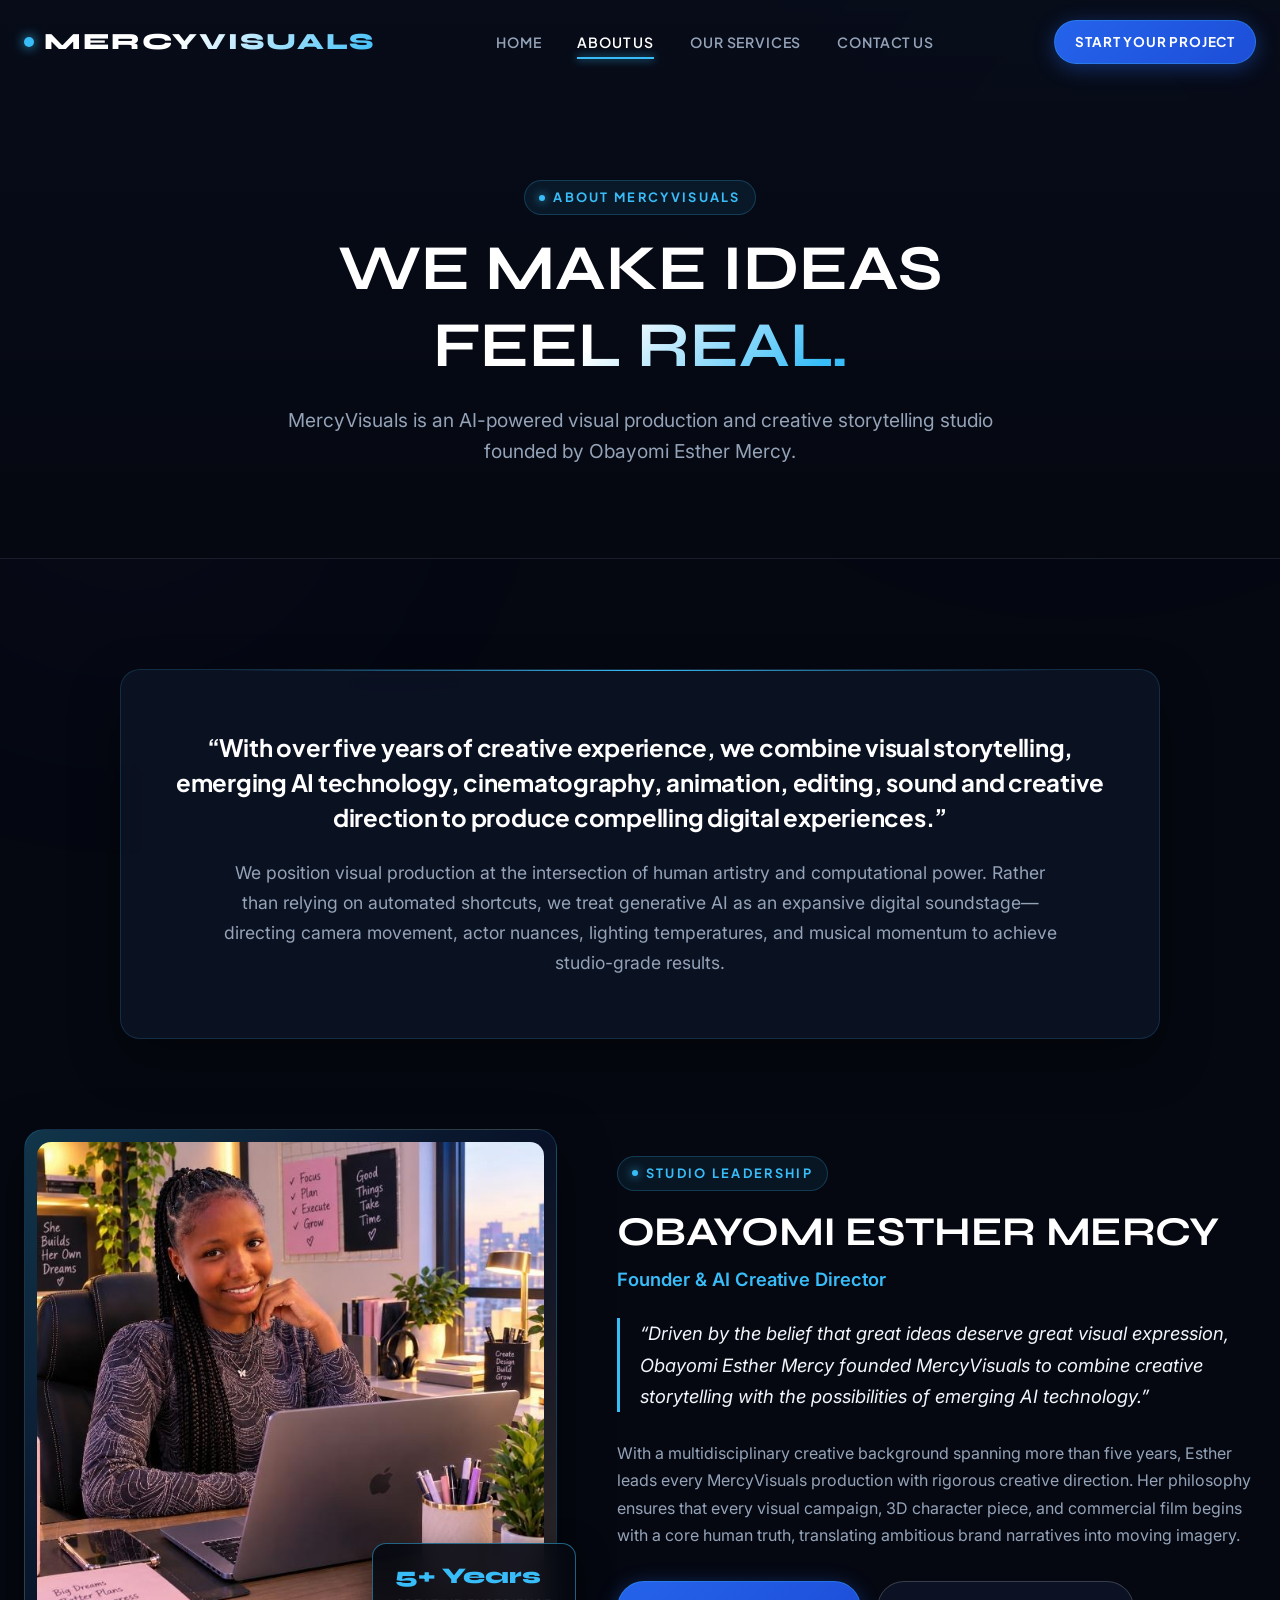
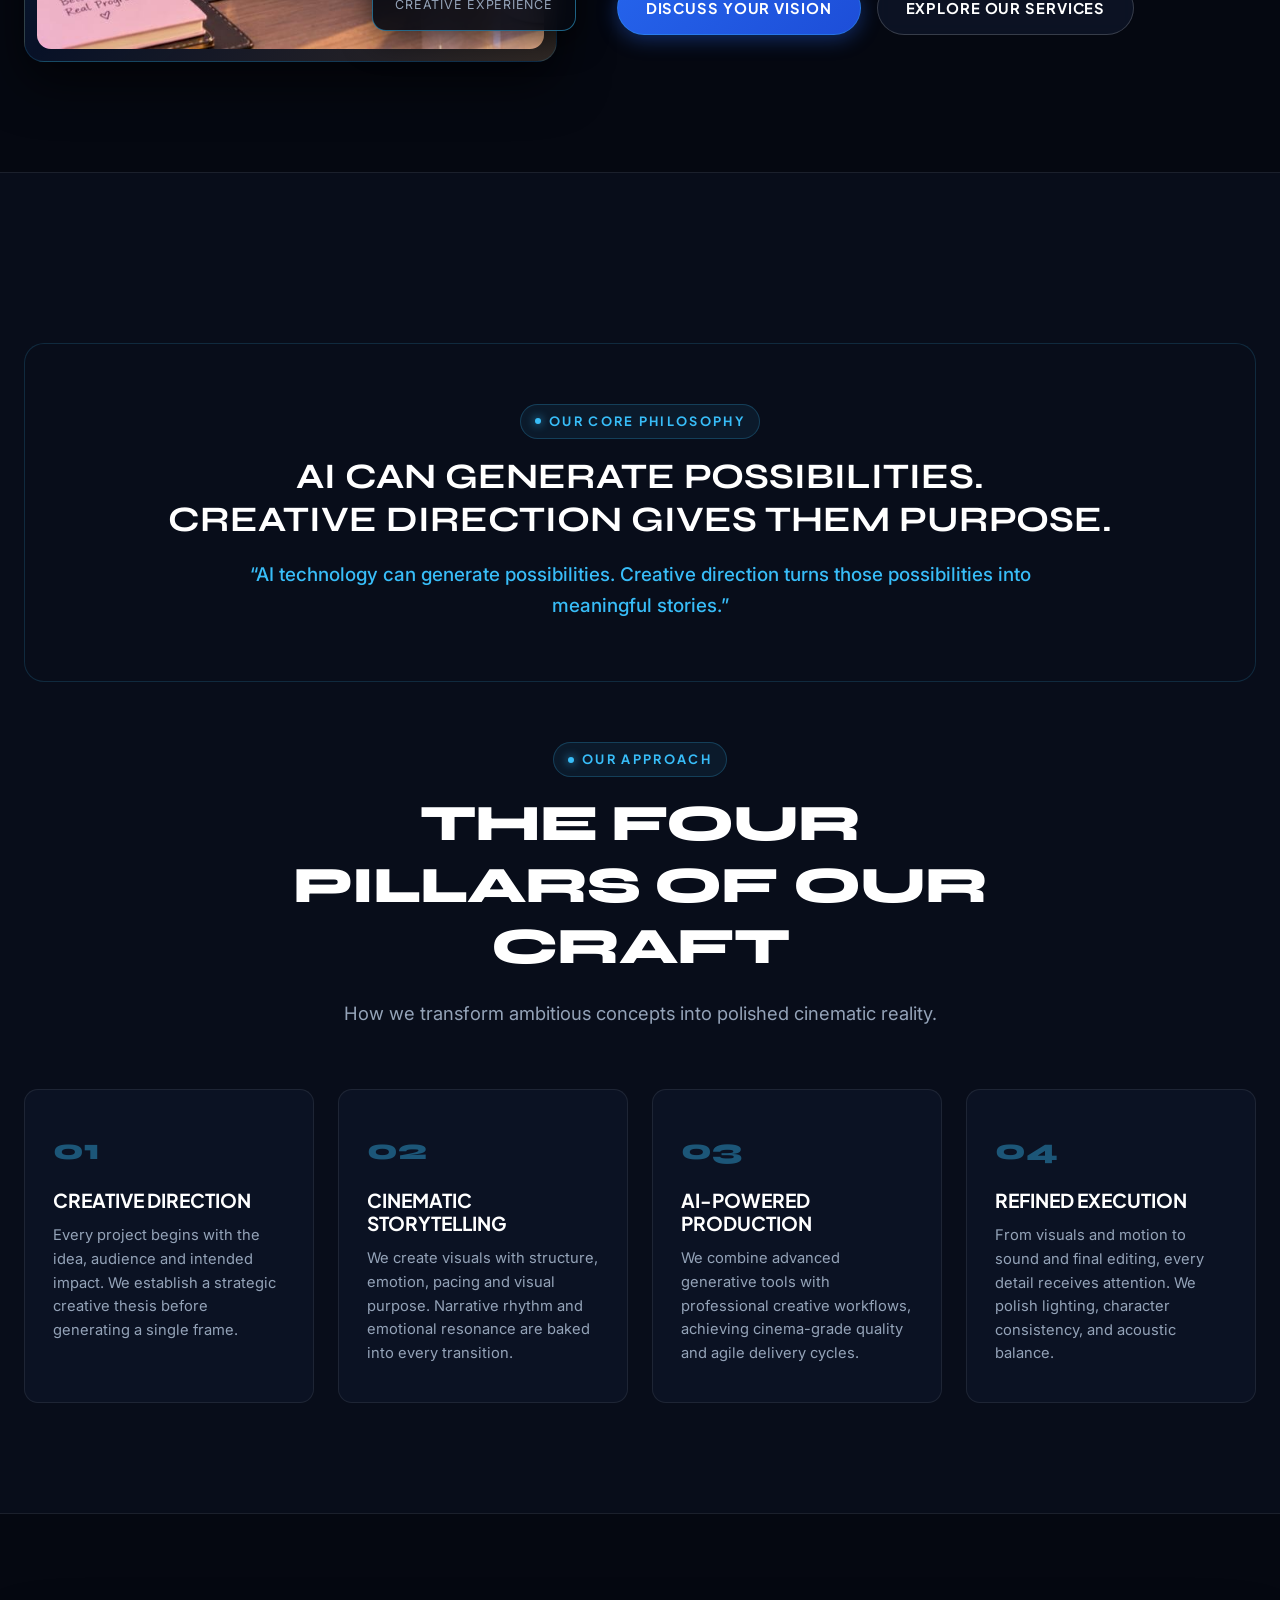
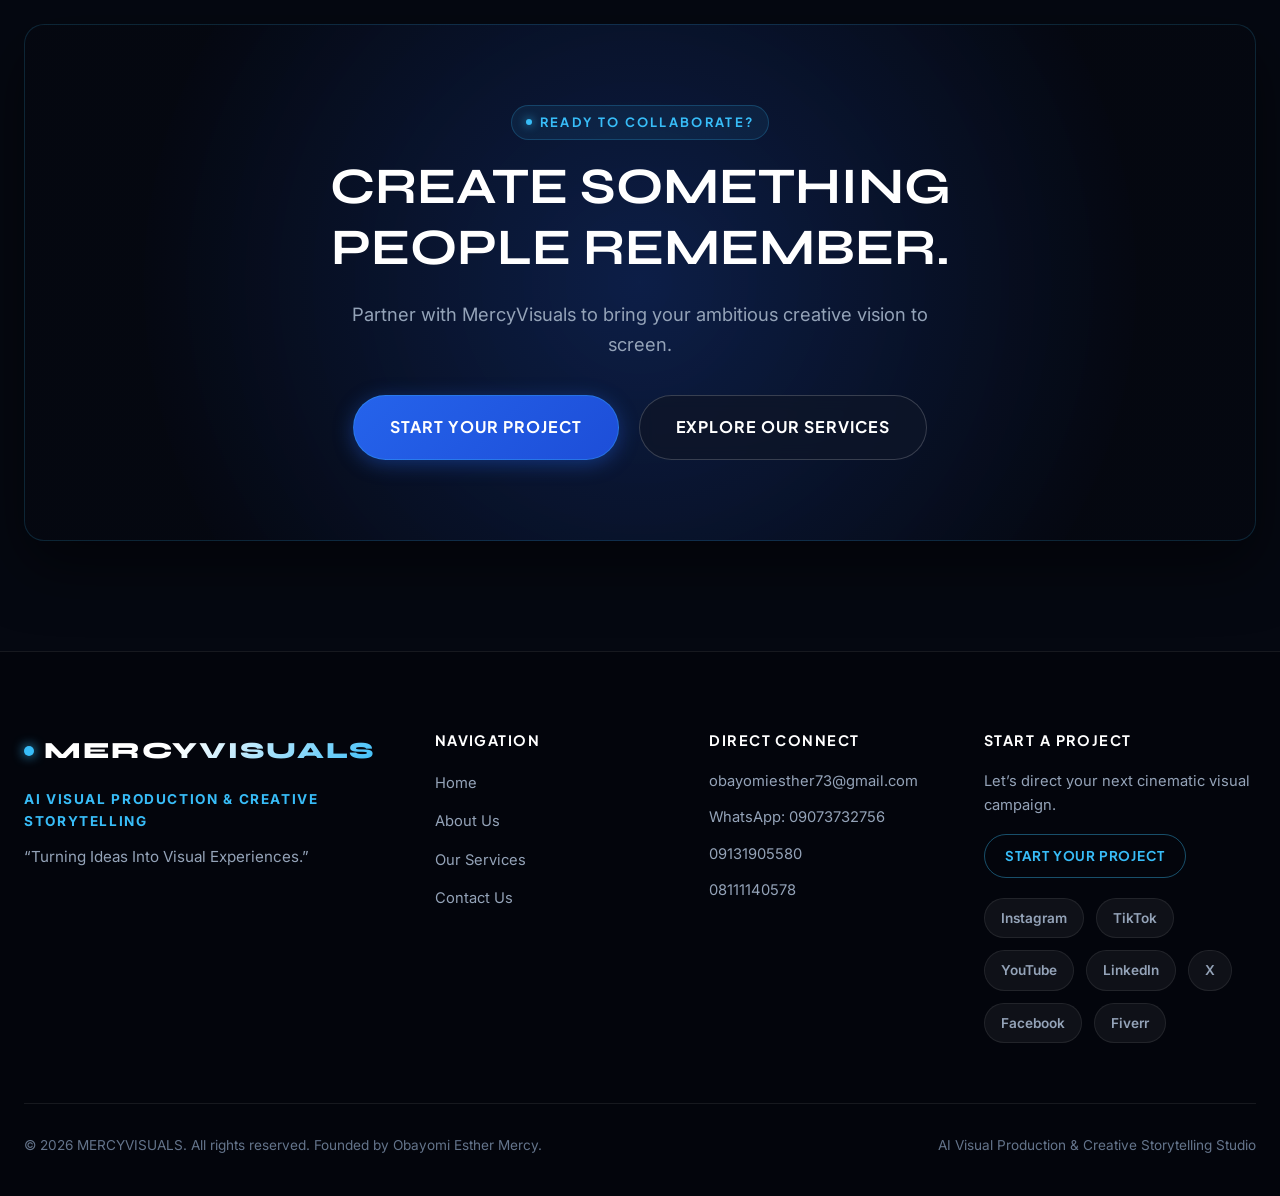
<file: about.html>
<!DOCTYPE html>
<html lang="en">
<head>
  <meta charset="UTF-8">
  <meta name="viewport" content="width=device-width, initial-scale=1.0">
  <title>About Us | MERCYVISUALS - AI Visual Production Studio</title>
  <meta name="description" content="Discover the story and philosophy behind MercyVisuals, founded by Obayomi Esther Mercy. 5+ years of creative storytelling combined with emerging AI technology.">
  
  <link rel="stylesheet" href="css/style.css">
</head>
<body>
  <div class="ambient-glow ambient-glow-1"></div>
  <div class="ambient-glow ambient-glow-2"></div>

  <!-- Sticky Header Navigation -->
  <header class="site-header" id="mainHeader">
    <div class="container nav-container">
      <a href="index.html" class="brand-logo" id="brandLogoLink">
        <div class="brand-mark"></div>
        <span>MERCYVISUALS</span>
      </a>

      <nav>
        <ul class="nav-menu" id="desktopNav">
          <li><a href="index.html" class="nav-link" id="navHome">HOME</a></li>
          <li><a href="about.html" class="nav-link active" id="navAbout">ABOUT US</a></li>
          <li><a href="services.html" class="nav-link" id="navServices">OUR SERVICES</a></li>
          <li><a href="contact.html" class="nav-link" id="navContact">CONTACT US</a></li>
        </ul>
      </nav>

      <div class="nav-cta">
        <a href="contact.html" class="btn btn-primary btn-sm" id="headerCtaBtn">START YOUR PROJECT</a>
      </div>

      <button class="mobile-toggle" id="mobileMenuBtn" aria-label="Toggle Navigation Menu">
        <span></span>
        <span></span>
        <span></span>
      </button>
    </div>
  </header>

  <!-- Mobile Menu Drawer -->
  <div class="mobile-drawer" id="mobileMenuDrawer">
    <ul class="mobile-menu">
      <li><a href="index.html" class="nav-link">HOME</a></li>
      <li><a href="about.html" class="nav-link active">ABOUT US</a></li>
      <li><a href="services.html" class="nav-link">OUR SERVICES</a></li>
      <li><a href="contact.html" class="nav-link">CONTACT US</a></li>
    </ul>
    <a href="contact.html" class="btn btn-primary btn-lg">START YOUR PROJECT</a>
  </div>

  <main>
    <!-- Page Hero Header -->
    <section class="page-hero">
      <div class="container">
        <div class="eyebrow">ABOUT MERCYVISUALS</div>
        <h1 class="page-hero-title">WE MAKE IDEAS<br><span style="background: linear-gradient(135deg, #ffffff 40%, var(--cyan-accent) 90%); -webkit-background-clip: text; -webkit-text-fill-color: transparent;">FEEL REAL.</span></h1>
        <p class="page-hero-subtitle">
          MercyVisuals is an AI-powered visual production and creative storytelling studio founded by Obayomi Esther Mercy.
        </p>
      </div>
    </section>

    <!-- Company Story & Overview -->
    <section class="section">
      <div class="container">
        <div class="positioning-card" style="margin-bottom: 90px;">
          <blockquote class="positioning-quote" style="font-size: 1.5rem;">
            “With over five years of creative experience, we combine visual storytelling, emerging AI technology, cinematography, animation, editing, sound and creative direction to produce compelling digital experiences.”
          </blockquote>
          <p class="positioning-supporting">
            We position visual production at the intersection of human artistry and computational power. Rather than relying on automated shortcuts, we treat generative AI as an expansive digital soundstage—directing camera movement, actor nuances, lighting temperatures, and musical momentum to achieve studio-grade results.
          </p>
        </div>

        <!-- ==========================================================================
             FOUNDER SECTION — REAL UPLOADED PORTRAIT OF OBAYOMI ESTHER MERCY
             ========================================================================== -->
        <div class="founder-showcase">
          <div class="founder-image-wrapper">
            <img src="WEBSITE/founder-mercy.jpeg" alt="Obayomi Esther Mercy - Founder & AI Creative Director" class="founder-img">
            <div class="founder-badge">
              <div class="founder-badge-stat">5+ Years</div>
              <div class="founder-badge-label">Creative Experience</div>
            </div>
          </div>

          <div class="founder-info">
            <div class="eyebrow" style="align-self: flex-start;">STUDIO LEADERSHIP</div>
            <h2 class="founder-name">OBAYOMI ESTHER MERCY</h2>
            <div class="founder-role">
              <span>Founder & AI Creative Director</span>
            </div>

            <p class="founder-quote">
              “Driven by the belief that great ideas deserve great visual expression, Obayomi Esther Mercy founded MercyVisuals to combine creative storytelling with the possibilities of emerging AI technology.”
            </p>

            <p class="founder-bio">
              With a multidisciplinary creative background spanning more than five years, Esther leads every MercyVisuals production with rigorous creative direction. Her philosophy ensures that every visual campaign, 3D character piece, and commercial film begins with a core human truth, translating ambitious brand narratives into moving imagery.
            </p>

            <div style="display: flex; gap: 16px; flex-wrap: wrap;">
              <a href="contact.html" class="btn btn-primary">DISCUSS YOUR VISION</a>
              <a href="services.html" class="btn btn-secondary">EXPLORE OUR SERVICES</a>
            </div>
          </div>
        </div>
      </div>
    </section>

    <!-- ==========================================================================
         OUR PHILOSOPHY
         ========================================================================== -->
    <section class="section section-darker">
      <div class="container">
        <div class="philosophy-banner">
          <div class="eyebrow">OUR CORE PHILOSOPHY</div>
          <h2 class="philosophy-heading">AI CAN GENERATE POSSIBILITIES.<br>CREATIVE DIRECTION GIVES THEM PURPOSE.</h2>
          <p class="philosophy-text">
            “AI technology can generate possibilities. Creative direction turns those possibilities into meaningful stories.”
          </p>
        </div>

        <!-- ==========================================================================
             OUR APPROACH — 4 PRINCIPLES
             ========================================================================== -->
        <div class="section-header" style="margin-top: 60px;">
          <div class="eyebrow">OUR APPROACH</div>
          <h2 class="section-title">THE FOUR PILLARS OF OUR CRAFT</h2>
          <p class="section-subtitle">How we transform ambitious concepts into polished cinematic reality.</p>
        </div>

        <div class="pillars-grid">
          <div class="pillar-card">
            <div class="pillar-number">01</div>
            <h3 class="pillar-title">CREATIVE DIRECTION</h3>
            <p class="pillar-desc">Every project begins with the idea, audience and intended impact. We establish a strategic creative thesis before generating a single frame.</p>
          </div>

          <div class="pillar-card">
            <div class="pillar-number">02</div>
            <h3 class="pillar-title">CINEMATIC STORYTELLING</h3>
            <p class="pillar-desc">We create visuals with structure, emotion, pacing and visual purpose. Narrative rhythm and emotional resonance are baked into every transition.</p>
          </div>

          <div class="pillar-card">
            <div class="pillar-number">03</div>
            <h3 class="pillar-title">AI-POWERED PRODUCTION</h3>
            <p class="pillar-desc">We combine advanced generative tools with professional creative workflows, achieving cinema-grade quality and agile delivery cycles.</p>
          </div>

          <div class="pillar-card">
            <div class="pillar-number">04</div>
            <h3 class="pillar-title">REFINED EXECUTION</h3>
            <p class="pillar-desc">From visuals and motion to sound and final editing, every detail receives attention. We polish lighting, character consistency, and acoustic balance.</p>
          </div>
        </div>
      </div>
    </section>

    <!-- Conversion CTA Banner -->
    <section class="section">
      <div class="container">
        <div class="cta-banner">
          <div class="eyebrow">READY TO COLLABORATE?</div>
          <h2 class="cta-banner-title">CREATE SOMETHING<br>PEOPLE REMEMBER.</h2>
          <p class="cta-banner-desc">
            Partner with MercyVisuals to bring your ambitious creative vision to screen.
          </p>
          <div class="cta-actions">
            <a href="contact.html" class="btn btn-primary btn-lg">START YOUR PROJECT</a>
            <a href="services.html" class="btn btn-secondary btn-lg">EXPLORE OUR SERVICES</a>
          </div>
        </div>
      </div>
    </section>
  </main>

  <!-- Global Footer -->
  <footer class="site-footer">
    <div class="container">
      <div class="footer-top">
        <div class="footer-brand">
          <a href="index.html" class="brand-logo">
            <div class="brand-mark"></div>
            <span>MERCYVISUALS</span>
          </a>
          <p class="footer-tagline">AI Visual Production & Creative Storytelling</p>
          <p class="footer-quote">“Turning Ideas Into Visual Experiences.”</p>
        </div>

        <div class="footer-col">
          <h4 class="footer-heading">Navigation</h4>
          <ul class="footer-nav">
            <li><a href="index.html">Home</a></li>
            <li><a href="about.html">About Us</a></li>
            <li><a href="services.html">Our Services</a></li>
            <li><a href="contact.html">Contact Us</a></li>
          </ul>
        </div>

        <div class="footer-col">
          <h4 class="footer-heading">Direct Connect</h4>
          <ul class="footer-contact-list">
            <li><a href="mailto:obayomiesther73@gmail.com">obayomiesther73@gmail.com</a></li>
            <li><a href="https://wa.me/2349073732756" target="_blank" rel="noopener">WhatsApp: 09073732756</a></li>
            <li><a href="tel:09131905580">09131905580</a></li>
            <li><a href="tel:08111140578">08111140578</a></li>
          </ul>
        </div>

        <div class="footer-col">
          <h4 class="footer-heading">Start a Project</h4>
          <p style="font-size: 0.92rem; color: var(--text-muted); margin-bottom: 16px;">
            Let’s direct your next cinematic visual campaign.
          </p>
          <a href="contact.html" class="btn btn-outline-cyan btn-sm">START YOUR PROJECT</a>
          
          <div class="social-platforms" style="margin-top: 20px;">
            <a href="#" class="social-pill" title="Instagram (Official profile coming soon)">Instagram</a>
            <a href="#" class="social-pill" title="TikTok (Official profile coming soon)">TikTok</a>
            <a href="#" class="social-pill" title="YouTube (Official profile coming soon)">YouTube</a>
            <a href="#" class="social-pill" title="LinkedIn (Official profile coming soon)">LinkedIn</a>
            <a href="#" class="social-pill" title="X (Official profile coming soon)">X</a>
            <a href="#" class="social-pill" title="Facebook (Official profile coming soon)">Facebook</a>
            <a href="#" class="social-pill" title="Fiverr (Official profile coming soon)">Fiverr</a>
          </div>
        </div>
      </div>

      <div class="footer-bottom">
        <div>© 2026 MERCYVISUALS. All rights reserved. Founded by Obayomi Esther Mercy.</div>
        <div>AI Visual Production & Creative Storytelling Studio</div>
      </div>
    </div>
  </footer>

  <script src="js/main.js"></script>
</body>
</html>
</file>
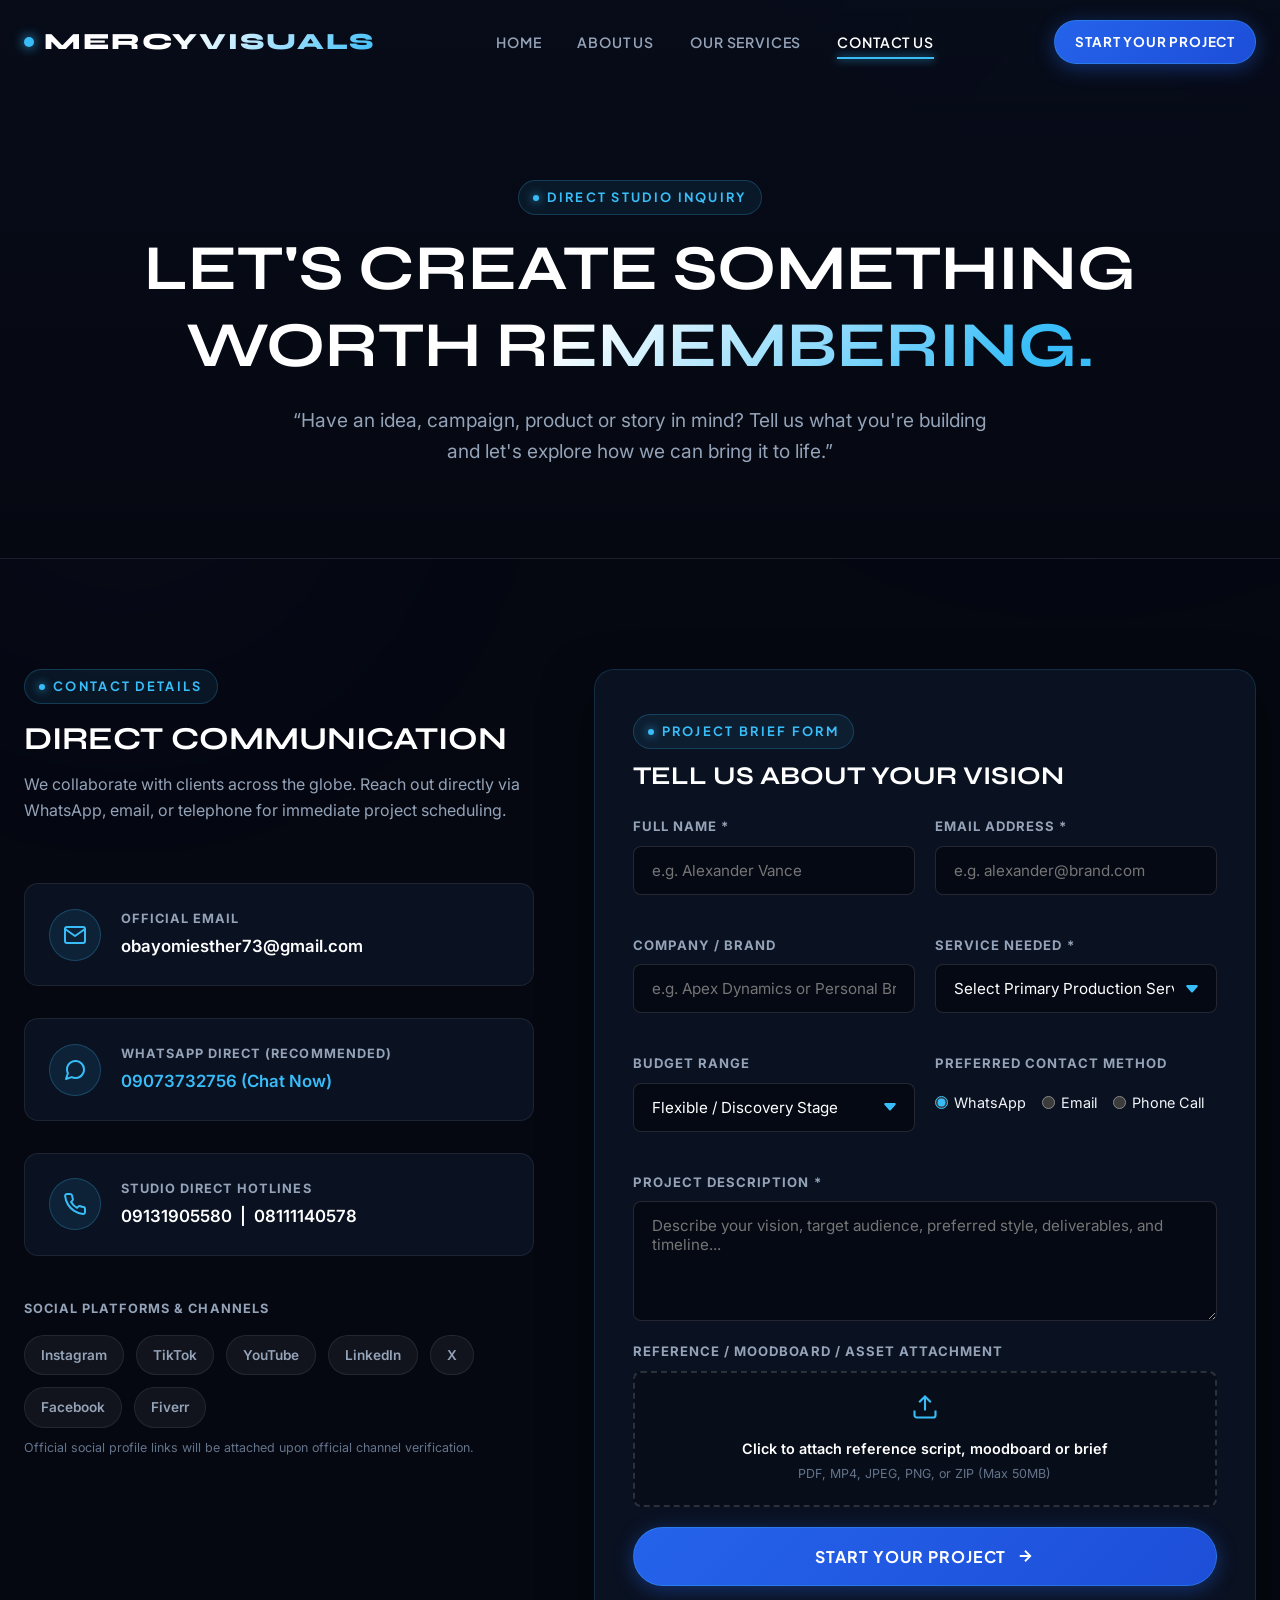
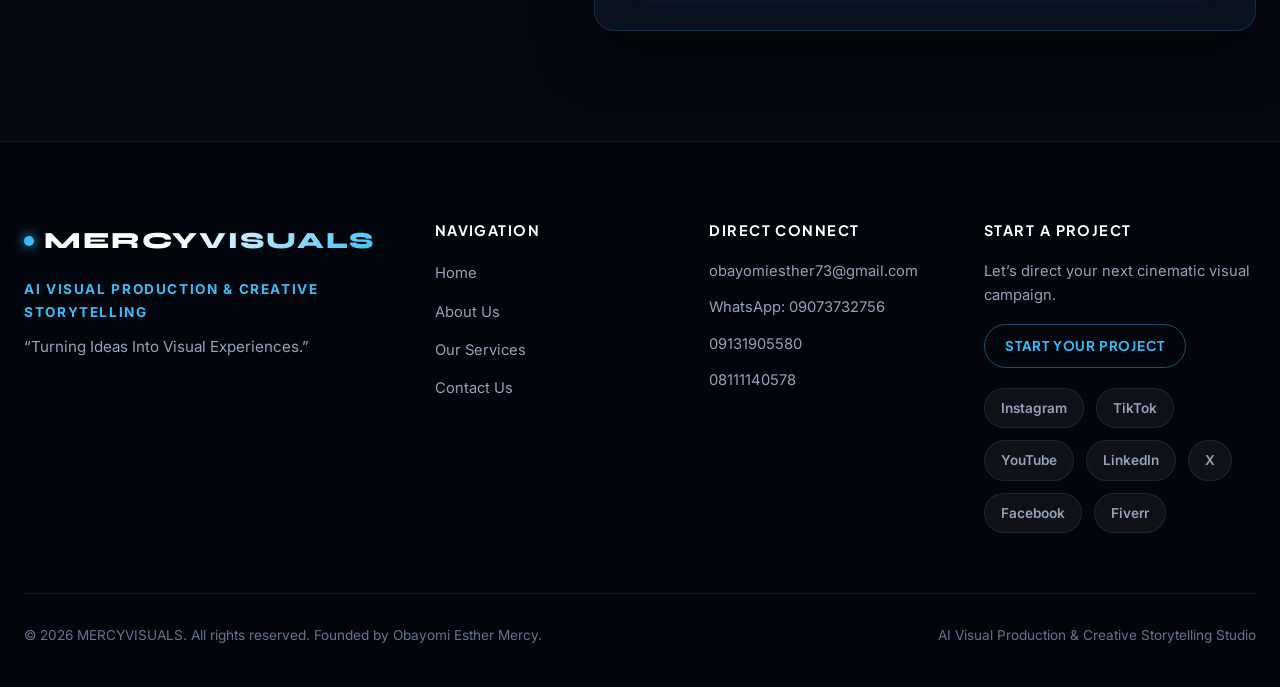
<file: contact.html>
<!DOCTYPE html>
<html lang="en">
<head>
  <meta charset="UTF-8">
  <meta name="viewport" content="width=device-width, initial-scale=1.0">
  <title>Contact Us | MERCYVISUALS - Start Your Visual Project</title>
  <meta name="description" content="Get in touch with MercyVisuals. Direct email, WhatsApp, and phone contacts for founder Obayomi Esther Mercy and the AI creative production team.">
  
  <link rel="stylesheet" href="css/style.css">
</head>
<body>
  <div class="ambient-glow ambient-glow-1"></div>
  <div class="ambient-glow ambient-glow-2"></div>

  <!-- Sticky Header Navigation -->
  <header class="site-header" id="mainHeader">
    <div class="container nav-container">
      <a href="index.html" class="brand-logo" id="brandLogoLink">
        <div class="brand-mark"></div>
        <span>MERCYVISUALS</span>
      </a>

      <nav>
        <ul class="nav-menu" id="desktopNav">
          <li><a href="index.html" class="nav-link" id="navHome">HOME</a></li>
          <li><a href="about.html" class="nav-link" id="navAbout">ABOUT US</a></li>
          <li><a href="services.html" class="nav-link" id="navServices">OUR SERVICES</a></li>
          <li><a href="contact.html" class="nav-link active" id="navContact">CONTACT US</a></li>
        </ul>
      </nav>

      <div class="nav-cta">
        <a href="contact.html" class="btn btn-primary btn-sm" id="headerCtaBtn">START YOUR PROJECT</a>
      </div>

      <button class="mobile-toggle" id="mobileMenuBtn" aria-label="Toggle Navigation Menu">
        <span></span>
        <span></span>
        <span></span>
      </button>
    </div>
  </header>

  <!-- Mobile Menu Drawer -->
  <div class="mobile-drawer" id="mobileMenuDrawer">
    <ul class="mobile-menu">
      <li><a href="index.html" class="nav-link">HOME</a></li>
      <li><a href="about.html" class="nav-link">ABOUT US</a></li>
      <li><a href="services.html" class="nav-link">OUR SERVICES</a></li>
      <li><a href="contact.html" class="nav-link active">CONTACT US</a></li>
    </ul>
    <a href="contact.html" class="btn btn-primary btn-lg">START YOUR PROJECT</a>
  </div>

  <main>
    <!-- Page Hero Header -->
    <section class="page-hero">
      <div class="container">
        <div class="eyebrow">DIRECT STUDIO INQUIRY</div>
        <h1 class="page-hero-title">LET'S CREATE SOMETHING<br><span style="background: linear-gradient(135deg, #ffffff 40%, var(--cyan-accent) 90%); -webkit-background-clip: text; -webkit-text-fill-color: transparent;">WORTH REMEMBERING.</span></h1>
        <p class="page-hero-subtitle">
          “Have an idea, campaign, product or story in mind? Tell us what you're building and let's explore how we can bring it to life.”
        </p>
      </div>
    </section>

    <!-- Contact Details & Interactive Form Layout -->
    <section class="section">
      <div class="container">
        <div class="contact-layout">
          
          <!-- Column 1: Studio Contact Details & Channels -->
          <div class="contact-info-col">
            <div>
              <div class="eyebrow">CONTACT DETAILS</div>
              <h2 style="font-size: 2rem; font-family: var(--font-display); margin-bottom: 12px;">DIRECT COMMUNICATION</h2>
              <p style="color: var(--text-muted); line-height: 1.65; margin-bottom: 28px;">
                We collaborate with clients across the globe. Reach out directly via WhatsApp, email, or telephone for immediate project scheduling.
              </p>
            </div>

            <!-- Email Card -->
            <div class="contact-detail-card">
              <div class="contact-icon">
                <svg viewBox="0 0 24 24" fill="none" stroke="currentColor" stroke-width="2" stroke-linecap="round" stroke-linejoin="round">
                  <path d="M4 4h16c1.1 0 2 .9 2 2v12c0 1.1-.9 2-2 2H4c-1.1 0-2-.9-2-2V6c0-1.1.9-2 2-2z"></path>
                  <polyline points="22,6 12,13 2,6"></polyline>
                </svg>
              </div>
              <div>
                <div class="contact-label">Official Email</div>
                <div class="contact-val">
                  <a href="mailto:obayomiesther73@gmail.com">obayomiesther73@gmail.com</a>
                </div>
              </div>
            </div>

            <!-- WhatsApp Card -->
            <div class="contact-detail-card">
              <div class="contact-icon">
                <svg viewBox="0 0 24 24" fill="none" stroke="currentColor" stroke-width="2" stroke-linecap="round" stroke-linejoin="round">
                  <path d="M21 11.5a8.38 8.38 0 0 1-.9 3.8 8.5 8.5 0 0 1-7.6 4.7 8.38 8.38 0 0 1-3.8-.9L3 21l1.9-5.7a8.38 8.38 0 0 1-.9-3.8 8.5 8.5 0 0 1 4.7-7.6 8.38 8.38 0 0 1 3.8-.9h.5a8.48 8.48 0 0 1 8 8v.5z"></path>
                </svg>
              </div>
              <div>
                <div class="contact-label">WhatsApp Direct (Recommended)</div>
                <div class="contact-val">
                  <a href="https://wa.me/2349073732756" target="_blank" rel="noopener" style="color: var(--cyan-accent);">09073732756 (Chat Now)</a>
                </div>
              </div>
            </div>

            <!-- Phone Direct Lines -->
            <div class="contact-detail-card">
              <div class="contact-icon">
                <svg viewBox="0 0 24 24" fill="none" stroke="currentColor" stroke-width="2" stroke-linecap="round" stroke-linejoin="round">
                  <path d="M22 16.92v3a2 2 0 0 1-2.18 2 19.79 19.79 0 0 1-8.63-3.07 19.5 19.5 0 0 1-6-6 19.79 19.79 0 0 1-3.07-8.67A2 2 0 0 1 4.11 2h3a2 2 0 0 1 2 1.72 12.84 12.84 0 0 0 .7 2.81 2 2 0 0 1-.45 2.11L8.09 9.91a16 16 0 0 0 6 6l1.27-1.27a2 2 0 0 1 2.11-.45 12.84 12.84 0 0 0 2.81.7A2 2 0 0 1 22 16.92z"></path>
                </svg>
              </div>
              <div>
                <div class="contact-label">Studio Direct Hotlines</div>
                <div class="contact-val">
                  <a href="tel:09131905580">09131905580</a> &nbsp;|&nbsp; <a href="tel:08111140578">08111140578</a>
                </div>
              </div>
            </div>

            <!-- Social Platforms -->
            <div style="margin-top: 10px;">
              <div class="contact-label" style="margin-bottom: 12px;">Social Platforms & Channels</div>
              <div class="social-platforms">
                <a href="#" class="social-pill" title="Instagram profile placeholder">Instagram</a>
                <a href="#" class="social-pill" title="TikTok profile placeholder">TikTok</a>
                <a href="#" class="social-pill" title="YouTube profile placeholder">YouTube</a>
                <a href="#" class="social-pill" title="LinkedIn profile placeholder">LinkedIn</a>
                <a href="#" class="social-pill" title="X profile placeholder">X</a>
                <a href="#" class="social-pill" title="Facebook profile placeholder">Facebook</a>
                <a href="#" class="social-pill" title="Fiverr studio placeholder">Fiverr</a>
              </div>
              <p style="font-size: 0.78rem; color: var(--text-dim); margin-top: 10px;">
                Official social profile links will be attached upon official channel verification.
              </p>
            </div>
          </div>

          <!-- Column 2: Interactive Project Inquiry Form -->
          <div class="contact-form-card">
            <div class="eyebrow" style="margin-bottom: 12px;">PROJECT BRIEF FORM</div>
            <h3 style="font-size: 1.6rem; font-family: var(--font-display); margin-bottom: 24px;">TELL US ABOUT YOUR VISION</h3>

            <form id="projectInquiryForm">
              <div class="form-row">
                <div class="form-group">
                  <label for="fullName" class="form-label">FULL NAME *</label>
                  <input type="text" id="fullName" class="form-control" placeholder="e.g. Alexander Vance" required>
                </div>

                <div class="form-group">
                  <label for="email" class="form-label">EMAIL ADDRESS *</label>
                  <input type="email" id="email" class="form-control" placeholder="e.g. alexander@brand.com" required>
                </div>
              </div>

              <div class="form-row">
                <div class="form-group">
                  <label for="company" class="form-label">COMPANY / BRAND</label>
                  <input type="text" id="company" class="form-control" placeholder="e.g. Apex Dynamics or Personal Brand">
                </div>

                <div class="form-group">
                  <label for="serviceNeeded" class="form-label">SERVICE NEEDED *</label>
                  <select id="serviceNeeded" class="form-control" required>
                    <option value="" disabled selected>Select Primary Production Service</option>
                    <option value="01 — AI Commercials & Brand Films">01 — AI Commercials & Brand Films</option>
                    <option value="02 — AI UGC & Social Content">02 — AI UGC & Social Content</option>
                    <option value="03 — AI Product & E-Commerce Visuals">03 — AI Product & E-Commerce Visuals</option>
                    <option value="04 — AI Characters & Storytelling">04 — AI Characters & Storytelling</option>
                    <option value="05 — AI Explainers & Business Content">05 — AI Explainers & Business Content</option>
                    <option value="06 — AI Creative Production">06 — Complete AI Creative Production</option>
                  </select>
                </div>
              </div>

              <div class="form-row">
                <div class="form-group">
                  <label for="budget" class="form-label">BUDGET RANGE</label>
                  <select id="budget" class="form-control">
                    <option value="Flexible / Discovery Stage">Flexible / Discovery Stage</option>
                    <option value="$1,000 – $3,000">$1,000 – $3,000</option>
                    <option value="$3,000 – $7,500">$3,000 – $7,500</option>
                    <option value="$7,500 – $15,000">$7,500 – $15,000</option>
                    <option value="$15,000+ (Enterprise / Full Campaign)">$15,000+ (Enterprise / Full Campaign)</option>
                  </select>
                </div>

                <div class="form-group">
                  <label class="form-label">PREFERRED CONTACT METHOD</label>
                  <div style="display: flex; gap: 16px; margin-top: 8px; flex-wrap: wrap;">
                    <label style="display: flex; align-items: center; gap: 6px; font-size: 0.9rem; cursor: pointer;">
                      <input type="radio" name="contactMethod" value="WhatsApp" checked style="accent-color: var(--cyan-accent);"> WhatsApp
                    </label>
                    <label style="display: flex; align-items: center; gap: 6px; font-size: 0.9rem; cursor: pointer;">
                      <input type="radio" name="contactMethod" value="Email" style="accent-color: var(--cyan-accent);"> Email
                    </label>
                    <label style="display: flex; align-items: center; gap: 6px; font-size: 0.9rem; cursor: pointer;">
                      <input type="radio" name="contactMethod" value="Phone" style="accent-color: var(--cyan-accent);"> Phone Call
                    </label>
                  </div>
                </div>
              </div>

              <div class="form-group">
                <label for="projectDesc" class="form-label">PROJECT DESCRIPTION *</label>
                <textarea id="projectDesc" class="form-control" placeholder="Describe your vision, target audience, preferred style, deliverables, and timeline..." required></textarea>
              </div>

              <div class="form-group">
                <label class="form-label">REFERENCE / MOODBOARD / ASSET ATTACHMENT</label>
                <label class="file-upload-box" for="fileAttachment">
                  <svg width="28" height="28" viewBox="0 0 24 24" fill="none" stroke="currentColor" stroke-width="1.8" style="color: var(--cyan-accent); margin: 0 auto 8px auto;"><path d="M21 15v4a2 2 0 0 1-2 2H5a2 2 0 0 1-2-2v-4"></path><polyline points="17 8 12 3 7 8"></polyline><line x1="12" y1="3" x2="12" y2="15"></line></svg>
                  <div style="font-size: 0.9rem; font-weight: 600; color: var(--text-pure);">Click to attach reference script, moodboard or brief</div>
                  <div style="font-size: 0.78rem; color: var(--text-dim); margin-top: 4px;">PDF, MP4, JPEG, PNG, or ZIP (Max 50MB)</div>
                  <input type="file" id="fileAttachment" accept=".pdf,.mp4,.jpeg,.jpg,.png,.zip">
                </label>
              </div>

              <button type="submit" class="btn btn-primary btn-lg" style="width: 100%;" id="submitBriefBtn">
                <span>START YOUR PROJECT</span>
                <svg width="18" height="18" viewBox="0 0 24 24" fill="none" stroke="currentColor" stroke-width="2.5"><path d="M5 12h14M12 5l7 7-7 7"/></svg>
              </button>
            </form>

            <!-- Professional Form Confirmation State -->
            <div class="form-success-state">
              <div class="success-icon">
                <svg width="32" height="32" viewBox="0 0 24 24" fill="none" stroke="currentColor" stroke-width="2.5"><polyline points="20 6 9 17 4 12"></polyline></svg>
              </div>
              <h4 class="success-title">Project Brief Received</h4>
              <p class="success-desc">
                Thank you, <strong class="client-name" style="color: var(--cyan-accent);">there</strong>! Obayomi Esther Mercy and the MercyVisuals team have logged your inquiry and will review your requirements within 24 hours.
              </p>
              <div style="display: flex; justify-content: center; gap: 16px; flex-wrap: wrap;">
                <a href="https://wa.me/2349073732756" id="whatsappDirectAction" target="_blank" rel="noopener" class="btn btn-primary">
                  <span>Fast-Track on WhatsApp</span>
                  <svg width="18" height="18" viewBox="0 0 24 24" fill="none" stroke="currentColor" stroke-width="2.2"><path d="M21 11.5a8.38 8.38 0 0 1-.9 3.8 8.5 8.5 0 0 1-7.6 4.7 8.38 8.38 0 0 1-3.8-.9L3 21l1.9-5.7a8.38 8.38 0 0 1-.9-3.8 8.5 8.5 0 0 1 4.7-7.6 8.38 8.38 0 0 1 3.8-.9h.5a8.48 8.48 0 0 1 8 8v.5z"/></svg>
                </a>
                <a href="index.html" class="btn btn-secondary">Return to Homepage</a>
              </div>
            </div>

          </div>

        </div>
      </div>
    </section>
  </main>

  <!-- Global Footer -->
  <footer class="site-footer">
    <div class="container">
      <div class="footer-top">
        <div class="footer-brand">
          <a href="index.html" class="brand-logo">
            <div class="brand-mark"></div>
            <span>MERCYVISUALS</span>
          </a>
          <p class="footer-tagline">AI Visual Production & Creative Storytelling</p>
          <p class="footer-quote">“Turning Ideas Into Visual Experiences.”</p>
        </div>

        <div class="footer-col">
          <h4 class="footer-heading">Navigation</h4>
          <ul class="footer-nav">
            <li><a href="index.html">Home</a></li>
            <li><a href="about.html">About Us</a></li>
            <li><a href="services.html">Our Services</a></li>
            <li><a href="contact.html">Contact Us</a></li>
          </ul>
        </div>

        <div class="footer-col">
          <h4 class="footer-heading">Direct Connect</h4>
          <ul class="footer-contact-list">
            <li><a href="mailto:obayomiesther73@gmail.com">obayomiesther73@gmail.com</a></li>
            <li><a href="https://wa.me/2349073732756" target="_blank" rel="noopener">WhatsApp: 09073732756</a></li>
            <li><a href="tel:09131905580">09131905580</a></li>
            <li><a href="tel:08111140578">08111140578</a></li>
          </ul>
        </div>

        <div class="footer-col">
          <h4 class="footer-heading">Start a Project</h4>
          <p style="font-size: 0.92rem; color: var(--text-muted); margin-bottom: 16px;">
            Let’s direct your next cinematic visual campaign.
          </p>
          <a href="contact.html" class="btn btn-outline-cyan btn-sm">START YOUR PROJECT</a>
          
          <div class="social-platforms" style="margin-top: 20px;">
            <a href="#" class="social-pill" title="Instagram (Official profile coming soon)">Instagram</a>
            <a href="#" class="social-pill" title="TikTok (Official profile coming soon)">TikTok</a>
            <a href="#" class="social-pill" title="YouTube (Official profile coming soon)">YouTube</a>
            <a href="#" class="social-pill" title="LinkedIn (Official profile coming soon)">LinkedIn</a>
            <a href="#" class="social-pill" title="X (Official profile coming soon)">X</a>
            <a href="#" class="social-pill" title="Facebook (Official profile coming soon)">Facebook</a>
            <a href="#" class="social-pill" title="Fiverr (Official profile coming soon)">Fiverr</a>
          </div>
        </div>
      </div>

      <div class="footer-bottom">
        <div>© 2026 MERCYVISUALS. All rights reserved. Founded by Obayomi Esther Mercy.</div>
        <div>AI Visual Production & Creative Storytelling Studio</div>
      </div>
    </div>
  </footer>

  <script src="js/main.js"></script>
</body>
</html>
</file>
<file: css/style.css>
/* ==========================================================================
   MERCYVISUALS - Design System & Global Styles
   Modern Creative + Professional AI Production Studio
   ========================================================================== */

@import url('https://fonts.googleapis.com/css2?family=Inter:wght@300;400;500;600;700&family=Plus+Jakarta+Sans:wght@400;500;600;700;800&family=Syne:wght@600;700;800&display=swap');

:root {
  /* Colors */
  --bg-dark: #050811;
  --bg-midnight: #080d1a;
  --bg-card: rgba(14, 22, 40, 0.7);
  --bg-card-hover: rgba(20, 31, 56, 0.85);
  --bg-glass: rgba(8, 13, 26, 0.75);
  --bg-glass-nav: rgba(5, 8, 17, 0.82);
  
  --primary-blue: #2563eb;
  --blue-glow: rgba(37, 99, 235, 0.45);
  --cobalt-electric: #1d4ed8;
  --cyan-accent: #38bdf8;
  --cyan-glow: rgba(56, 189, 248, 0.35);
  --ice-blue: #7dd3fc;
  --lavender-accent: #a78bfa;
  --lavender-subtle: rgba(167, 139, 250, 0.15);
  --warm-gold: #f59e0b;
  --warm-beige: #e2b17b;
  
  --text-pure: #ffffff;
  --text-main: #f1f5f9;
  --text-muted: #94a3b8;
  --text-dim: #64748b;
  
  --border-subtle: rgba(255, 255, 255, 0.08);
  --border-light: rgba(56, 189, 248, 0.16);
  --border-active: rgba(56, 189, 248, 0.5);
  
  /* Fonts */
  --font-display: 'Syne', sans-serif;
  --font-heading: 'Plus Jakarta Sans', sans-serif;
  --font-body: 'Inter', sans-serif;
  
  /* Layout */
  --container-max: 1320px;
  --header-height: 84px;
  --radius-sm: 8px;
  --radius-md: 14px;
  --radius-lg: 20px;
  --radius-full: 9999px;
  
  /* Transitions */
  --transition-fast: 0.2s cubic-bezier(0.16, 1, 0.3, 1);
  --transition-smooth: 0.35s cubic-bezier(0.16, 1, 0.3, 1);
  --transition-slow: 0.6s cubic-bezier(0.16, 1, 0.3, 1);
}

/* Reset & Base */
*, *::before, *::after {
  box-sizing: border-box;
  margin: 0;
  padding: 0;
}

html {
  scroll-behavior: smooth;
  font-size: 16px;
  color-scheme: dark;
}

body {
  background-color: var(--bg-dark);
  color: var(--text-main);
  font-family: var(--font-body);
  font-size: 1rem;
  line-height: 1.65;
  overflow-x: hidden;
  position: relative;
  -webkit-font-smoothing: antialiased;
  -moz-osx-font-smoothing: grayscale;
}

/* Ambient Background Light Orbs */
.ambient-glow {
  position: fixed;
  pointer-events: none;
  z-index: 0;
  border-radius: 50%;
  filter: blur(140px);
  opacity: 0.45;
}

.ambient-glow-1 {
  width: 600px;
  height: 600px;
  background: radial-gradient(circle, rgba(37, 99, 235, 0.25) 0%, rgba(56, 189, 248, 0.05) 70%, transparent 100%);
  top: -150px;
  right: -100px;
}

.ambient-glow-2 {
  width: 550px;
  height: 550px;
  background: radial-gradient(circle, rgba(167, 139, 250, 0.15) 0%, rgba(37, 99, 235, 0.04) 70%, transparent 100%);
  bottom: 20%;
  left: -150px;
}

/* Typography Helpers */
h1, h2, h3, h4, h5, h6 {
  font-family: var(--font-heading);
  color: var(--text-pure);
  font-weight: 700;
  line-height: 1.2;
}

.font-display {
  font-family: var(--font-display);
  letter-spacing: -0.02em;
}

a {
  color: inherit;
  text-decoration: none;
  transition: color var(--transition-fast);
}

img, video {
  max-width: 100%;
  height: auto;
  display: block;
}

/* Layout Utilities */
.container {
  width: 100%;
  max-width: var(--container-max);
  margin: 0 auto;
  padding: 0 24px;
  position: relative;
  z-index: 1;
}

.section {
  padding: 110px 0;
  position: relative;
  z-index: 1;
}

.section-sm {
  padding: 70px 0;
}

.section-darker {
  background-color: var(--bg-midnight);
  border-top: 1px solid var(--border-subtle);
  border-bottom: 1px solid var(--border-subtle);
}

/* Section Headers */
.section-header {
  text-align: center;
  max-width: 800px;
  margin: 0 auto 60px auto;
}

.section-header.text-left {
  text-align: left;
  margin-left: 0;
}

.eyebrow {
  display: inline-flex;
  align-items: center;
  gap: 8px;
  font-family: var(--font-heading);
  font-size: 0.8rem;
  font-weight: 700;
  text-transform: uppercase;
  letter-spacing: 0.18em;
  color: var(--cyan-accent);
  margin-bottom: 16px;
  padding: 6px 14px;
  background: rgba(56, 189, 248, 0.08);
  border: 1px solid rgba(56, 189, 248, 0.22);
  border-radius: var(--radius-full);
}

.eyebrow::before {
  content: '';
  width: 6px;
  height: 6px;
  border-radius: 50%;
  background: var(--cyan-accent);
  box-shadow: 0 0 10px var(--cyan-accent);
}

.section-title {
  font-size: clamp(2.2rem, 4vw, 3.4rem);
  font-family: var(--font-display);
  font-weight: 800;
  letter-spacing: -0.02em;
  margin-bottom: 20px;
  text-transform: uppercase;
}

.section-subtitle {
  font-size: 1.15rem;
  color: var(--text-muted);
  max-width: 680px;
  margin: 0 auto;
  line-height: 1.7;
}

.section-header.text-left .section-subtitle {
  margin-left: 0;
}

/* Buttons */
.btn {
  display: inline-flex;
  align-items: center;
  justify-content: center;
  gap: 10px;
  padding: 14px 28px;
  font-family: var(--font-heading);
  font-size: 0.92rem;
  font-weight: 700;
  letter-spacing: 0.06em;
  text-transform: uppercase;
  border-radius: var(--radius-full);
  cursor: pointer;
  transition: all var(--transition-fast);
  border: none;
  outline: none;
  position: relative;
  overflow: hidden;
  z-index: 1;
}

.btn-primary {
  background: linear-gradient(135deg, #2563eb 0%, #1d4ed8 100%);
  color: #ffffff;
  box-shadow: 0 4px 20px rgba(37, 99, 235, 0.4);
  border: 1px solid rgba(56, 189, 248, 0.3);
}

.btn-primary:hover {
  transform: translateY(-2px);
  box-shadow: 0 8px 30px rgba(37, 99, 235, 0.65), 0 0 20px rgba(56, 189, 248, 0.5);
  border-color: var(--cyan-accent);
  color: #ffffff;
}

.btn-secondary {
  background: rgba(14, 22, 40, 0.8);
  color: var(--text-pure);
  border: 1px solid rgba(255, 255, 255, 0.18);
  backdrop-filter: blur(8px);
}

.btn-secondary:hover {
  background: rgba(30, 48, 86, 0.6);
  border-color: var(--cyan-accent);
  color: var(--cyan-accent);
  transform: translateY(-2px);
}

.btn-outline-cyan {
  background: transparent;
  color: var(--cyan-accent);
  border: 1px solid rgba(56, 189, 248, 0.4);
}

.btn-outline-cyan:hover {
  background: rgba(56, 189, 248, 0.1);
  border-color: var(--cyan-accent);
  box-shadow: 0 0 16px rgba(56, 189, 248, 0.3);
  transform: translateY(-2px);
}

.btn-sm {
  padding: 10px 20px;
  font-size: 0.84rem;
}

.btn-lg {
  padding: 18px 36px;
  font-size: 1rem;
}

/* Header & Sticky Navigation */
.site-header {
  position: fixed;
  top: 0;
  left: 0;
  width: 100%;
  height: var(--header-height);
  z-index: 100;
  transition: all var(--transition-smooth);
  display: flex;
  align-items: center;
  background: transparent;
}

.site-header.scrolled {
  height: 72px;
  background: var(--bg-glass-nav);
  backdrop-filter: blur(18px);
  -webkit-backdrop-filter: blur(18px);
  border-bottom: 1px solid var(--border-subtle);
  box-shadow: 0 8px 32px rgba(0, 0, 0, 0.5);
}

.nav-container {
  display: flex;
  align-items: center;
  justify-content: space-between;
  width: 100%;
}

.brand-logo {
  display: flex;
  align-items: center;
  gap: 10px;
  font-family: var(--font-display);
  font-weight: 800;
  font-size: 1.45rem;
  letter-spacing: 0.08em;
  color: var(--text-pure);
}

.brand-logo .brand-mark {
  width: 10px;
  height: 10px;
  border-radius: 50%;
  background: var(--cyan-accent);
  box-shadow: 0 0 12px var(--cyan-accent);
}

.brand-logo span {
  background: linear-gradient(135deg, #ffffff 40%, var(--cyan-accent) 100%);
  -webkit-background-clip: text;
  -webkit-text-fill-color: transparent;
}

.nav-menu {
  display: flex;
  align-items: center;
  gap: 36px;
  list-style: none;
}

.nav-link {
  font-family: var(--font-heading);
  font-size: 0.88rem;
  font-weight: 600;
  letter-spacing: 0.06em;
  text-transform: uppercase;
  color: var(--text-muted);
  position: relative;
  padding: 8px 0;
  transition: color var(--transition-fast);
}

.nav-link::after {
  content: '';
  position: absolute;
  bottom: 0;
  left: 0;
  width: 0%;
  height: 2px;
  background: var(--cyan-accent);
  box-shadow: 0 0 8px var(--cyan-accent);
  transition: width var(--transition-fast);
}

.nav-link:hover,
.nav-link.active {
  color: var(--text-pure);
}

.nav-link:hover::after,
.nav-link.active::after {
  width: 100%;
}

.nav-cta {
  display: flex;
  align-items: center;
}

/* Mobile Nav Toggle */
.mobile-toggle {
  display: none;
  background: transparent;
  border: none;
  width: 44px;
  height: 44px;
  cursor: pointer;
  position: relative;
  z-index: 110;
  flex-direction: column;
  justify-content: center;
  align-items: center;
  gap: 6px;
}

.mobile-toggle span {
  display: block;
  width: 24px;
  height: 2px;
  background: var(--text-pure);
  transition: all var(--transition-fast);
}

.mobile-toggle.active span:nth-child(1) {
  transform: translateY(8px) rotate(45deg);
}

.mobile-toggle.active span:nth-child(2) {
  opacity: 0;
}

.mobile-toggle.active span:nth-child(3) {
  transform: translateY(-8px) rotate(-45deg);
}

/* Mobile Drawer */
.mobile-drawer {
  position: fixed;
  top: 0;
  left: 0;
  width: 100%;
  height: 100vh;
  background: rgba(5, 8, 17, 0.97);
  backdrop-filter: blur(24px);
  z-index: 105;
  display: flex;
  flex-direction: column;
  justify-content: center;
  align-items: center;
  padding: 40px 24px;
  opacity: 0;
  visibility: hidden;
  transition: all var(--transition-smooth);
}

.mobile-drawer.open {
  opacity: 1;
  visibility: visible;
}

.mobile-menu {
  list-style: none;
  text-align: center;
  display: flex;
  flex-direction: column;
  gap: 28px;
  margin-bottom: 40px;
}

.mobile-menu .nav-link {
  font-size: 1.35rem;
  font-family: var(--font-display);
}

/* Core Brand Positioning Strip */
.brand-positioning-strip {
  padding: 80px 0;
  background: linear-gradient(180deg, var(--bg-dark) 0%, var(--bg-midnight) 100%);
  border-top: 1px solid var(--border-subtle);
  border-bottom: 1px solid var(--border-subtle);
  position: relative;
}

.positioning-card {
  background: var(--bg-card);
  backdrop-filter: blur(16px);
  border: 1px solid var(--border-light);
  border-radius: var(--radius-lg);
  padding: 60px 48px;
  text-align: center;
  max-width: 1040px;
  margin: 0 auto;
  position: relative;
  overflow: hidden;
  box-shadow: 0 20px 50px rgba(0, 0, 0, 0.4);
}

.positioning-card::before {
  content: '';
  position: absolute;
  top: 0;
  left: 10%;
  width: 80%;
  height: 1px;
  background: linear-gradient(90deg, transparent, var(--cyan-accent), transparent);
}

.positioning-quote {
  font-family: var(--font-heading);
  font-size: clamp(1.4rem, 2.5vw, 2.1rem);
  font-weight: 700;
  color: var(--text-pure);
  line-height: 1.45;
  margin-bottom: 24px;
  letter-spacing: -0.01em;
}

.positioning-supporting {
  font-size: 1.1rem;
  color: var(--text-muted);
  line-height: 1.7;
  max-width: 840px;
  margin: 0 auto;
}

/* Portfolio / Selected Work Section */
.portfolio-grid {
  display: grid;
  grid-template-columns: repeat(3, 1fr);
  gap: 32px;
}

.portfolio-card {
  background: var(--bg-card);
  border: 1px solid var(--border-subtle);
  border-radius: var(--radius-lg);
  overflow: hidden;
  transition: all var(--transition-smooth);
  display: flex;
  flex-direction: column;
  position: relative;
}

.portfolio-card:hover {
  transform: translateY(-8px);
  border-color: var(--cyan-accent);
  box-shadow: 0 16px 40px rgba(0, 0, 0, 0.6), 0 0 25px rgba(56, 189, 248, 0.2);
}

.video-frame-wrap {
  position: relative;
  width: 100%;
  padding-top: 133.33%; /* 3:4 or vertical ratio frame */
  background: #000000;
  overflow: hidden;
  cursor: pointer;
}

.portfolio-video-preview {
  position: absolute;
  top: 0;
  left: 0;
  width: 100%;
  height: 100%;
  object-fit: cover;
  transition: transform var(--transition-smooth);
}

.portfolio-card:hover .portfolio-video-preview {
  transform: scale(1.04);
}

.video-overlay-badge {
  position: absolute;
  top: 16px;
  left: 16px;
  background: rgba(5, 8, 17, 0.8);
  backdrop-filter: blur(8px);
  border: 1px solid rgba(255, 255, 255, 0.12);
  padding: 5px 12px;
  border-radius: var(--radius-full);
  font-size: 0.75rem;
  font-weight: 700;
  letter-spacing: 0.08em;
  text-transform: uppercase;
  color: var(--cyan-accent);
  z-index: 2;
}

.video-play-btn {
  position: absolute;
  top: 50%;
  left: 50%;
  transform: translate(-50%, -50%);
  width: 68px;
  height: 68px;
  border-radius: 50%;
  background: rgba(37, 99, 235, 0.85);
  border: 2px solid rgba(255, 255, 255, 0.8);
  backdrop-filter: blur(8px);
  color: #ffffff;
  display: flex;
  align-items: center;
  justify-content: center;
  transition: all var(--transition-fast);
  z-index: 2;
  box-shadow: 0 0 25px rgba(37, 99, 235, 0.6);
}

.video-play-btn svg {
  width: 24px;
  height: 24px;
  margin-left: 3px;
  fill: currentColor;
}

.portfolio-card:hover .video-play-btn {
  transform: translate(-50%, -50%) scale(1.12);
  background: var(--cyan-accent);
  color: #050811;
  box-shadow: 0 0 35px var(--cyan-accent);
}

.portfolio-content {
  padding: 28px;
  flex: 1;
  display: flex;
  flex-direction: column;
}

.portfolio-tag {
  font-size: 0.8rem;
  font-weight: 700;
  letter-spacing: 0.08em;
  color: var(--cyan-accent);
  text-transform: uppercase;
  margin-bottom: 8px;
}

.portfolio-title {
  font-size: 1.35rem;
  font-family: var(--font-heading);
  font-weight: 700;
  color: var(--text-pure);
  margin-bottom: 12px;
  line-height: 1.3;
}

.portfolio-desc {
  font-size: 0.94rem;
  color: var(--text-muted);
  line-height: 1.6;
  margin-bottom: 24px;
  flex: 1;
}

.portfolio-cta-link {
  display: inline-flex;
  align-items: center;
  gap: 8px;
  font-family: var(--font-heading);
  font-size: 0.86rem;
  font-weight: 700;
  text-transform: uppercase;
  letter-spacing: 0.08em;
  color: var(--cyan-accent);
}

.portfolio-cta-link svg {
  width: 16px;
  height: 16px;
  transition: transform var(--transition-fast);
}

.portfolio-card:hover .portfolio-cta-link svg {
  transform: translateX(5px);
}

/* Why MercyVisuals Grid */
.pillars-grid {
  display: grid;
  grid-template-columns: repeat(4, 1fr);
  gap: 24px;
}

.pillar-card {
  background: var(--bg-card);
  border: 1px solid var(--border-subtle);
  border-radius: var(--radius-md);
  padding: 36px 28px;
  transition: all var(--transition-smooth);
  position: relative;
  overflow: hidden;
}

.pillar-card::before {
  content: '';
  position: absolute;
  top: 0;
  left: 0;
  width: 100%;
  height: 3px;
  background: linear-gradient(90deg, var(--primary-blue), var(--cyan-accent));
  opacity: 0;
  transition: opacity var(--transition-fast);
}

.pillar-card:hover {
  transform: translateY(-6px);
  border-color: var(--border-active);
  background: var(--bg-card-hover);
}

.pillar-card:hover::before {
  opacity: 1;
}

.pillar-number {
  font-family: var(--font-display);
  font-size: 1.8rem;
  font-weight: 800;
  color: rgba(56, 189, 248, 0.4);
  margin-bottom: 16px;
}

.pillar-title {
  font-size: 1.2rem;
  margin-bottom: 12px;
  color: var(--text-pure);
}

.pillar-desc {
  font-size: 0.92rem;
  color: var(--text-muted);
  line-height: 1.6;
}

/* Conversion CTA Banner */
.cta-banner {
  background: radial-gradient(circle at center, rgba(37, 99, 235, 0.25) 0%, rgba(5, 8, 17, 0.95) 75%);
  border: 1px solid var(--border-light);
  border-radius: var(--radius-lg);
  padding: 80px 40px;
  text-align: center;
  position: relative;
  overflow: hidden;
  box-shadow: 0 25px 60px rgba(0, 0, 0, 0.5);
}

.cta-banner-title {
  font-size: clamp(2.2rem, 4vw, 3.6rem);
  font-family: var(--font-display);
  margin-bottom: 20px;
}

.cta-banner-desc {
  font-size: 1.15rem;
  color: var(--text-muted);
  max-width: 640px;
  margin: 0 auto 36px auto;
}

.cta-actions {
  display: flex;
  align-items: center;
  justify-content: center;
  gap: 20px;
  flex-wrap: wrap;
}

/* ==========================================================================
   PAGE: ABOUT US
   ========================================================================== */
.page-hero {
  padding: 180px 0 90px 0;
  background: linear-gradient(180deg, rgba(8, 13, 26, 0.9) 0%, var(--bg-dark) 100%);
  position: relative;
  text-align: center;
  border-bottom: 1px solid var(--border-subtle);
}

.page-hero-title {
  font-size: clamp(2.6rem, 5vw, 4.4rem);
  font-family: var(--font-display);
  text-transform: uppercase;
  margin-bottom: 20px;
}

.page-hero-subtitle {
  font-size: 1.2rem;
  color: var(--text-muted);
  max-width: 720px;
  margin: 0 auto;
}

/* Founder Showcase */
.founder-showcase {
  display: grid;
  grid-template-columns: 1fr 1.2fr;
  gap: 60px;
  align-items: center;
}

.founder-image-wrapper {
  position: relative;
  border-radius: var(--radius-lg);
  padding: 12px;
  background: linear-gradient(135deg, rgba(56, 189, 248, 0.25), rgba(37, 99, 235, 0.1), rgba(226, 177, 123, 0.2));
  border: 1px solid var(--border-light);
  box-shadow: 0 20px 50px rgba(0, 0, 0, 0.6);
}

.founder-img {
  width: 100%;
  border-radius: calc(var(--radius-lg) - 6px);
  object-fit: cover;
  display: block;
}

.founder-badge {
  position: absolute;
  bottom: 30px;
  right: -20px;
  background: rgba(5, 8, 17, 0.9);
  backdrop-filter: blur(14px);
  border: 1px solid var(--border-active);
  padding: 14px 22px;
  border-radius: var(--radius-md);
  box-shadow: 0 10px 30px rgba(0, 0, 0, 0.6);
}

.founder-badge-stat {
  font-family: var(--font-display);
  font-size: 1.4rem;
  font-weight: 800;
  color: var(--cyan-accent);
}

.founder-badge-label {
  font-size: 0.78rem;
  color: var(--text-muted);
  text-transform: uppercase;
  letter-spacing: 0.06em;
}

.founder-info {
  display: flex;
  flex-direction: column;
}

.founder-name {
  font-size: clamp(2rem, 3.2vw, 2.8rem);
  font-family: var(--font-display);
  color: var(--text-pure);
  margin-bottom: 8px;
  letter-spacing: -0.01em;
}

.founder-role {
  font-size: 1.15rem;
  color: var(--cyan-accent);
  font-weight: 600;
  margin-bottom: 24px;
  display: flex;
  align-items: center;
  gap: 12px;
}

.founder-quote {
  font-size: 1.15rem;
  line-height: 1.7;
  color: var(--text-main);
  border-left: 3px solid var(--cyan-accent);
  padding-left: 20px;
  margin-bottom: 28px;
  font-style: italic;
}

.founder-bio {
  font-size: 1rem;
  color: var(--text-muted);
  line-height: 1.7;
  margin-bottom: 32px;
}

/* Philosophy Split */
.philosophy-banner {
  background: var(--bg-midnight);
  border: 1px solid var(--border-light);
  border-radius: var(--radius-lg);
  padding: 60px 48px;
  text-align: center;
  margin: 60px 0;
  position: relative;
  overflow: hidden;
}

.philosophy-heading {
  font-size: clamp(1.6rem, 2.8vw, 2.4rem);
  font-family: var(--font-display);
  color: var(--text-pure);
  margin-bottom: 18px;
}

.philosophy-text {
  font-size: 1.18rem;
  color: var(--cyan-accent);
  max-width: 820px;
  margin: 0 auto;
  font-weight: 500;
}

/* ==========================================================================
   PAGE: OUR SERVICES
   ========================================================================== */
.services-grid {
  display: grid;
  grid-template-columns: repeat(3, 1fr);
  gap: 30px;
}

.service-card {
  background: var(--bg-card);
  border: 1px solid var(--border-subtle);
  border-radius: var(--radius-lg);
  padding: 40px 32px;
  display: flex;
  flex-direction: column;
  transition: all var(--transition-smooth);
  position: relative;
  overflow: hidden;
}

.service-card::after {
  content: '';
  position: absolute;
  bottom: 0;
  left: 0;
  width: 100%;
  height: 2px;
  background: linear-gradient(90deg, var(--primary-blue), var(--cyan-accent));
  opacity: 0;
  transition: opacity var(--transition-fast);
}

.service-card:hover {
  transform: translateY(-8px);
  border-color: var(--border-active);
  background: var(--bg-card-hover);
  box-shadow: 0 16px 40px rgba(0, 0, 0, 0.5), 0 0 20px rgba(56, 189, 248, 0.15);
}

.service-card:hover::after {
  opacity: 1;
}

.service-num {
  font-family: var(--font-display);
  font-size: 1rem;
  font-weight: 800;
  color: var(--cyan-accent);
  letter-spacing: 0.12em;
  margin-bottom: 20px;
  display: inline-block;
}

.service-title {
  font-size: 1.35rem;
  font-family: var(--font-heading);
  margin-bottom: 16px;
  color: var(--text-pure);
  line-height: 1.3;
}

.service-desc {
  font-size: 0.95rem;
  color: var(--text-muted);
  line-height: 1.65;
  margin-bottom: 28px;
  flex: 1;
}

/* 5-Step Process */
.process-track {
  display: grid;
  grid-template-columns: repeat(5, 1fr);
  gap: 20px;
  position: relative;
  margin-top: 50px;
}

.process-step {
  background: var(--bg-card);
  border: 1px solid var(--border-subtle);
  border-radius: var(--radius-md);
  padding: 30px 22px;
  position: relative;
  transition: all var(--transition-smooth);
}

.process-step:hover {
  border-color: var(--cyan-accent);
  transform: translateY(-4px);
  box-shadow: 0 10px 30px rgba(0, 0, 0, 0.4);
}

.step-number {
  font-family: var(--font-display);
  font-size: 1.6rem;
  font-weight: 800;
  color: var(--cyan-accent);
  margin-bottom: 12px;
}

.step-title {
  font-size: 1.05rem;
  font-weight: 700;
  margin-bottom: 10px;
  color: var(--text-pure);
}

.step-desc {
  font-size: 0.86rem;
  color: var(--text-muted);
  line-height: 1.55;
}

/* ==========================================================================
   PAGE: CONTACT US
   ========================================================================== */
.contact-layout {
  display: grid;
  grid-template-columns: 1fr 1.3fr;
  gap: 60px;
  align-items: flex-start;
}

.contact-info-col {
  display: flex;
  flex-direction: column;
  gap: 32px;
}

.contact-detail-card {
  background: var(--bg-card);
  border: 1px solid var(--border-subtle);
  border-radius: var(--radius-md);
  padding: 24px;
  display: flex;
  align-items: center;
  gap: 20px;
  transition: all var(--transition-fast);
}

.contact-detail-card:hover {
  border-color: var(--border-active);
  background: var(--bg-card-hover);
  transform: translateX(4px);
}

.contact-icon {
  width: 52px;
  height: 52px;
  border-radius: 50%;
  background: rgba(56, 189, 248, 0.1);
  border: 1px solid rgba(56, 189, 248, 0.25);
  display: flex;
  align-items: center;
  justify-content: center;
  color: var(--cyan-accent);
  flex-shrink: 0;
}

.contact-icon svg {
  width: 24px;
  height: 24px;
}

.contact-label {
  font-size: 0.8rem;
  font-weight: 700;
  text-transform: uppercase;
  letter-spacing: 0.08em;
  color: var(--text-muted);
  margin-bottom: 4px;
}

.contact-val {
  font-size: 1.05rem;
  font-weight: 600;
  color: var(--text-pure);
}

.contact-val a:hover {
  color: var(--cyan-accent);
}

/* Form Styles */
.contact-form-card {
  background: var(--bg-card);
  backdrop-filter: blur(16px);
  border: 1px solid var(--border-light);
  border-radius: var(--radius-lg);
  padding: 44px 38px;
  box-shadow: 0 20px 50px rgba(0, 0, 0, 0.5);
}

.form-row {
  display: grid;
  grid-template-columns: 1fr 1fr;
  gap: 20px;
  margin-bottom: 20px;
}

.form-group {
  display: flex;
  flex-direction: column;
  margin-bottom: 20px;
}

.form-label {
  font-size: 0.82rem;
  font-weight: 700;
  text-transform: uppercase;
  letter-spacing: 0.08em;
  color: var(--text-muted);
  margin-bottom: 8px;
}

.form-control {
  width: 100%;
  background: rgba(5, 8, 17, 0.7);
  border: 1px solid rgba(255, 255, 255, 0.12);
  border-radius: var(--radius-sm);
  padding: 14px 18px;
  font-family: var(--font-body);
  font-size: 0.95rem;
  color: var(--text-pure);
  transition: all var(--transition-fast);
  outline: none;
}

.form-control:focus {
  border-color: var(--cyan-accent);
  box-shadow: 0 0 16px rgba(56, 189, 248, 0.35);
  background: rgba(8, 14, 28, 0.9);
}

textarea.form-control {
  min-height: 120px;
  resize: vertical;
}

select.form-control {
  appearance: none;
  background-image: url("data:image/svg+xml,%3Csvg xmlns='http://www.w3.org/2000/svg' width='16' height='16' fill='%2338bdf8' viewBox='0 0 16 16'%3E%3Cpath d='M7.247 11.14L2.451 5.658C1.885 5.013 2.345 4 3.204 4h9.592a1 1 0 0 1 .753 1.659l-4.796 5.48a1 1 0 0 1-1.506 0z'/%3E%3C/svg%3E");
  background-repeat: no-repeat;
  background-position: calc(100% - 16px) center;
  padding-right: 42px;
}

select.form-control option {
  background-color: var(--bg-midnight);
  color: var(--text-pure);
}

.file-upload-box {
  border: 2px dashed rgba(255, 255, 255, 0.15);
  border-radius: var(--radius-sm);
  padding: 20px;
  text-align: center;
  cursor: pointer;
  transition: all var(--transition-fast);
  background: rgba(5, 8, 17, 0.4);
}

.file-upload-box:hover {
  border-color: var(--cyan-accent);
  background: rgba(56, 189, 248, 0.05);
}

.file-upload-box input {
  display: none;
}

.form-success-state {
  display: none;
  text-align: center;
  padding: 40px 20px;
}

.form-success-state.active {
  display: block;
}

.success-icon {
  width: 64px;
  height: 64px;
  border-radius: 50%;
  background: rgba(34, 197, 94, 0.15);
  border: 2px solid #22c55e;
  color: #22c55e;
  display: flex;
  align-items: center;
  justify-content: center;
  margin: 0 auto 20px auto;
  box-shadow: 0 0 25px rgba(34, 197, 94, 0.35);
}

.success-title {
  font-size: 1.8rem;
  font-family: var(--font-display);
  color: var(--text-pure);
  margin-bottom: 12px;
}

.success-desc {
  font-size: 1rem;
  color: var(--text-muted);
  max-width: 480px;
  margin: 0 auto 28px auto;
}

/* Social Grid */
.social-platforms {
  display: flex;
  flex-wrap: wrap;
  gap: 12px;
  margin-top: 16px;
}

.social-pill {
  display: inline-flex;
  align-items: center;
  gap: 8px;
  padding: 8px 16px;
  border-radius: var(--radius-full);
  background: rgba(255, 255, 255, 0.05);
  border: 1px solid var(--border-subtle);
  font-size: 0.85rem;
  font-weight: 600;
  color: var(--text-muted);
  transition: all var(--transition-fast);
}

.social-pill:hover {
  background: rgba(56, 189, 248, 0.12);
  border-color: var(--cyan-accent);
  color: var(--text-pure);
  transform: translateY(-2px);
}

/* ==========================================================================
   VIDEO LIGHTBOX MODAL
   ========================================================================== */
.video-lightbox {
  position: fixed;
  top: 0;
  left: 0;
  width: 100%;
  height: 100%;
  background: rgba(3, 5, 11, 0.95);
  backdrop-filter: blur(20px);
  -webkit-backdrop-filter: blur(20px);
  z-index: 1000;
  display: flex;
  align-items: center;
  justify-content: center;
  opacity: 0;
  visibility: hidden;
  transition: all var(--transition-smooth);
  padding: 24px;
}

.video-lightbox.active {
  opacity: 1;
  visibility: visible;
}

.lightbox-dialog {
  width: 100%;
  max-width: 960px;
  background: var(--bg-midnight);
  border: 1px solid var(--border-light);
  border-radius: var(--radius-lg);
  overflow: hidden;
  box-shadow: 0 25px 70px rgba(0, 0, 0, 0.8), 0 0 30px rgba(56, 189, 248, 0.2);
  position: relative;
  display: flex;
  flex-direction: column;
}

.lightbox-header {
  padding: 18px 24px;
  display: flex;
  align-items: center;
  justify-content: space-between;
  border-bottom: 1px solid var(--border-subtle);
}

.lightbox-title-wrap {
  display: flex;
  flex-direction: column;
}

.lightbox-cat {
  font-size: 0.76rem;
  font-weight: 700;
  text-transform: uppercase;
  letter-spacing: 0.08em;
  color: var(--cyan-accent);
}

.lightbox-title {
  font-size: 1.25rem;
  font-family: var(--font-heading);
  color: var(--text-pure);
}

.lightbox-close {
  background: rgba(255, 255, 255, 0.06);
  border: 1px solid var(--border-subtle);
  border-radius: 50%;
  width: 40px;
  height: 40px;
  display: flex;
  align-items: center;
  justify-content: center;
  color: var(--text-pure);
  cursor: pointer;
  transition: all var(--transition-fast);
}

.lightbox-close:hover {
  background: rgba(239, 68, 68, 0.2);
  border-color: #ef4444;
  color: #ef4444;
}

.lightbox-video-container {
  position: relative;
  width: 100%;
  max-height: 70vh;
  background: #000000;
  display: flex;
  align-items: center;
  justify-content: center;
}

.lightbox-video-container video {
  max-height: 70vh;
  width: auto;
  max-width: 100%;
  outline: none;
}

/* ==========================================================================
   FOOTER
   ========================================================================== */
.site-footer {
  background: #03050c;
  border-top: 1px solid var(--border-subtle);
  padding: 80px 0 40px 0;
  position: relative;
  z-index: 1;
}

.footer-top {
  display: grid;
  grid-template-columns: 1.6fr 1fr 1fr 1.2fr;
  gap: 48px;
  margin-bottom: 60px;
}

.footer-brand .brand-logo {
  margin-bottom: 18px;
}

.footer-tagline {
  font-size: 0.85rem;
  font-weight: 700;
  letter-spacing: 0.12em;
  text-transform: uppercase;
  color: var(--cyan-accent);
  margin-bottom: 12px;
}

.footer-quote {
  font-size: 0.95rem;
  color: var(--text-muted);
  max-width: 320px;
  line-height: 1.6;
}

.footer-heading {
  font-size: 0.9rem;
  font-weight: 700;
  text-transform: uppercase;
  letter-spacing: 0.1em;
  color: var(--text-pure);
  margin-bottom: 20px;
}

.footer-nav {
  list-style: none;
  display: flex;
  flex-direction: column;
  gap: 12px;
}

.footer-nav a {
  font-size: 0.92rem;
  color: var(--text-muted);
  transition: color var(--transition-fast);
}

.footer-nav a:hover {
  color: var(--cyan-accent);
  padding-left: 4px;
}

.footer-contact-list {
  list-style: none;
  display: flex;
  flex-direction: column;
  gap: 12px;
  font-size: 0.92rem;
  color: var(--text-muted);
}

.footer-contact-list a:hover {
  color: var(--cyan-accent);
}

.footer-bottom {
  padding-top: 30px;
  border-top: 1px solid var(--border-subtle);
  display: flex;
  align-items: center;
  justify-content: space-between;
  flex-wrap: wrap;
  gap: 16px;
  font-size: 0.85rem;
  color: var(--text-dim);
}

/* Responsive Media Queries */
@media (max-width: 1024px) {
  .portfolio-grid {
    grid-template-columns: repeat(2, 1fr);
  }
  
  .services-grid {
    grid-template-columns: repeat(2, 1fr);
  }
  
  .pillars-grid {
    grid-template-columns: repeat(2, 1fr);
  }
  
  .process-track {
    grid-template-columns: repeat(3, 1fr);
  }
  
  .footer-top {
    grid-template-columns: 1fr 1fr;
  }
}

@media (max-width: 768px) {
  .nav-menu,
  .nav-cta {
    display: none;
  }
  
  .mobile-toggle {
    display: flex;
  }
  
  .portfolio-grid {
    grid-template-columns: 1fr;
  }
  
  .founder-showcase {
    grid-template-columns: 1fr;
    gap: 40px;
  }
  
  .services-grid {
    grid-template-columns: 1fr;
  }
  
  .pillars-grid {
    grid-template-columns: 1fr;
  }
  
  .process-track {
    grid-template-columns: 1fr;
  }
  
  .contact-layout {
    grid-template-columns: 1fr;
    gap: 40px;
  }
  
  .form-row {
    grid-template-columns: 1fr;
  }
  
  .footer-top {
    grid-template-columns: 1fr;
    gap: 36px;
  }
  
  .footer-bottom {
    flex-direction: column;
    text-align: center;
  }
}
</file>
